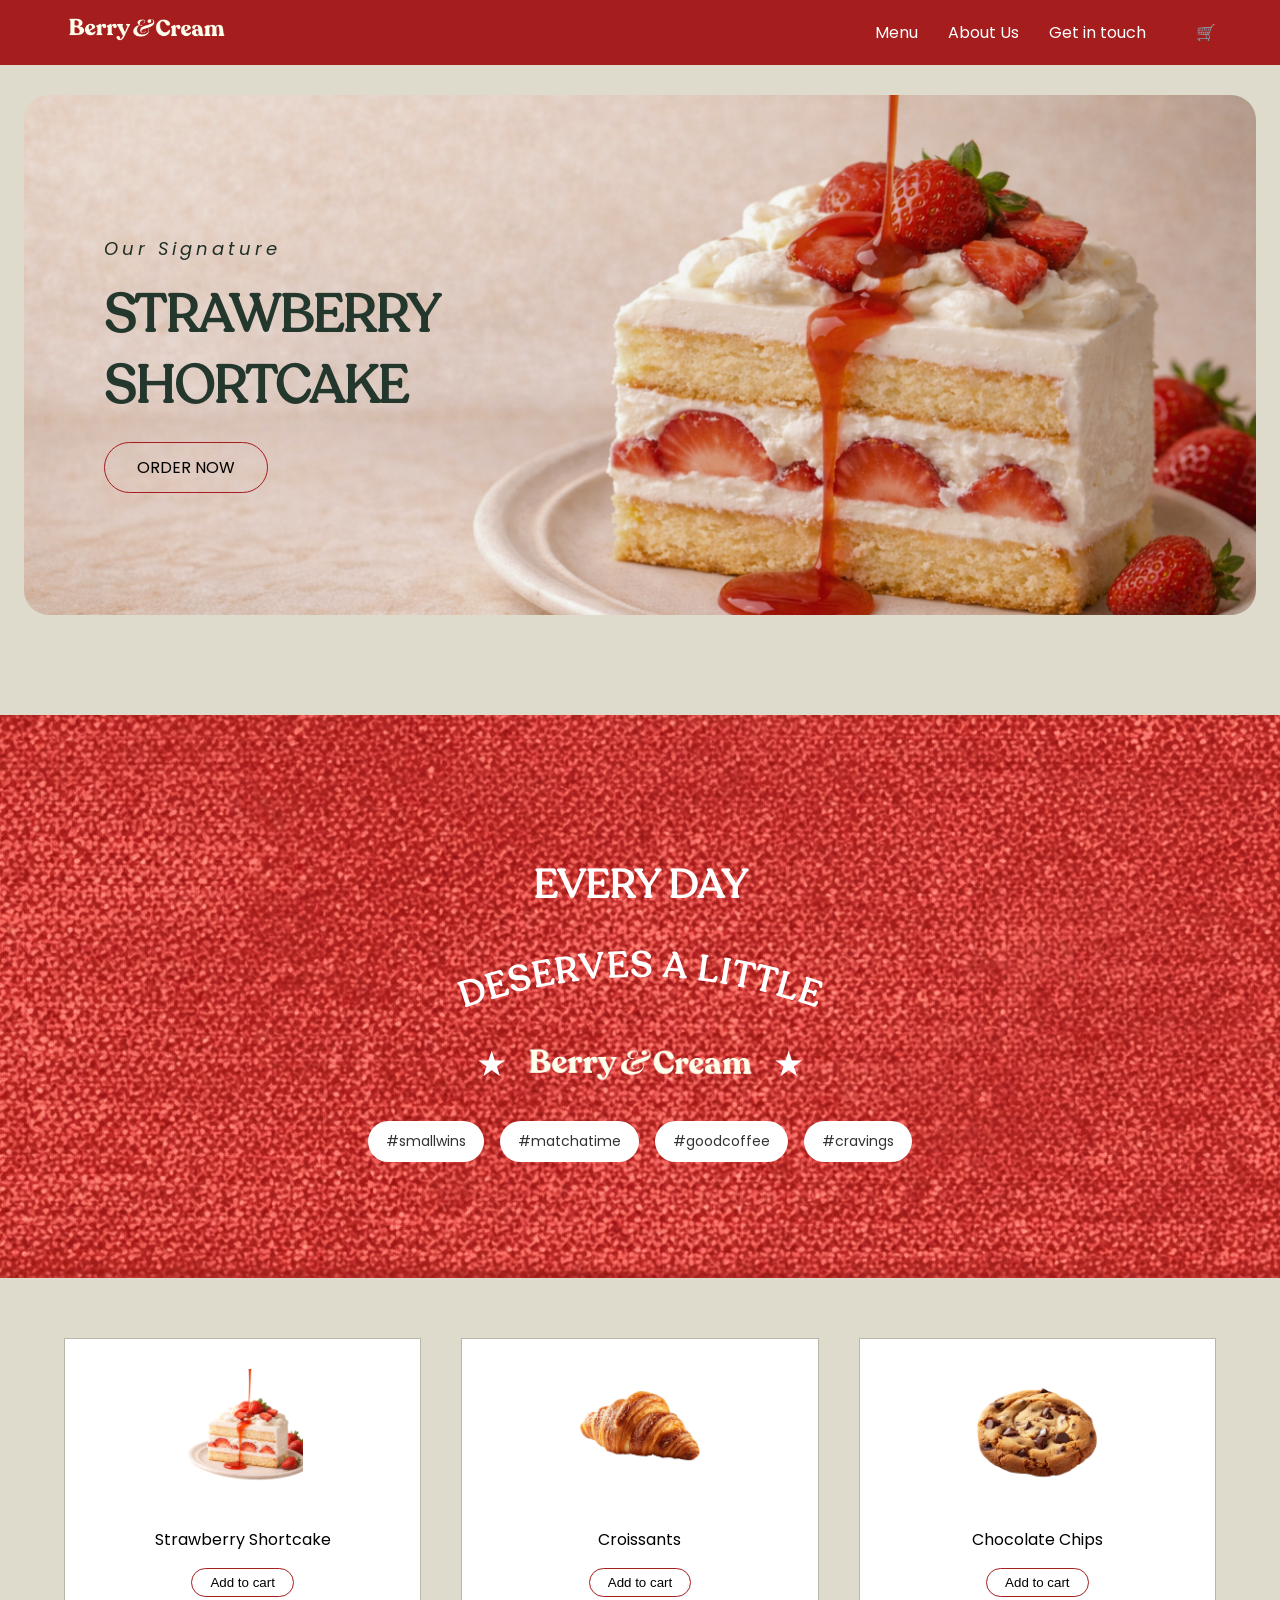
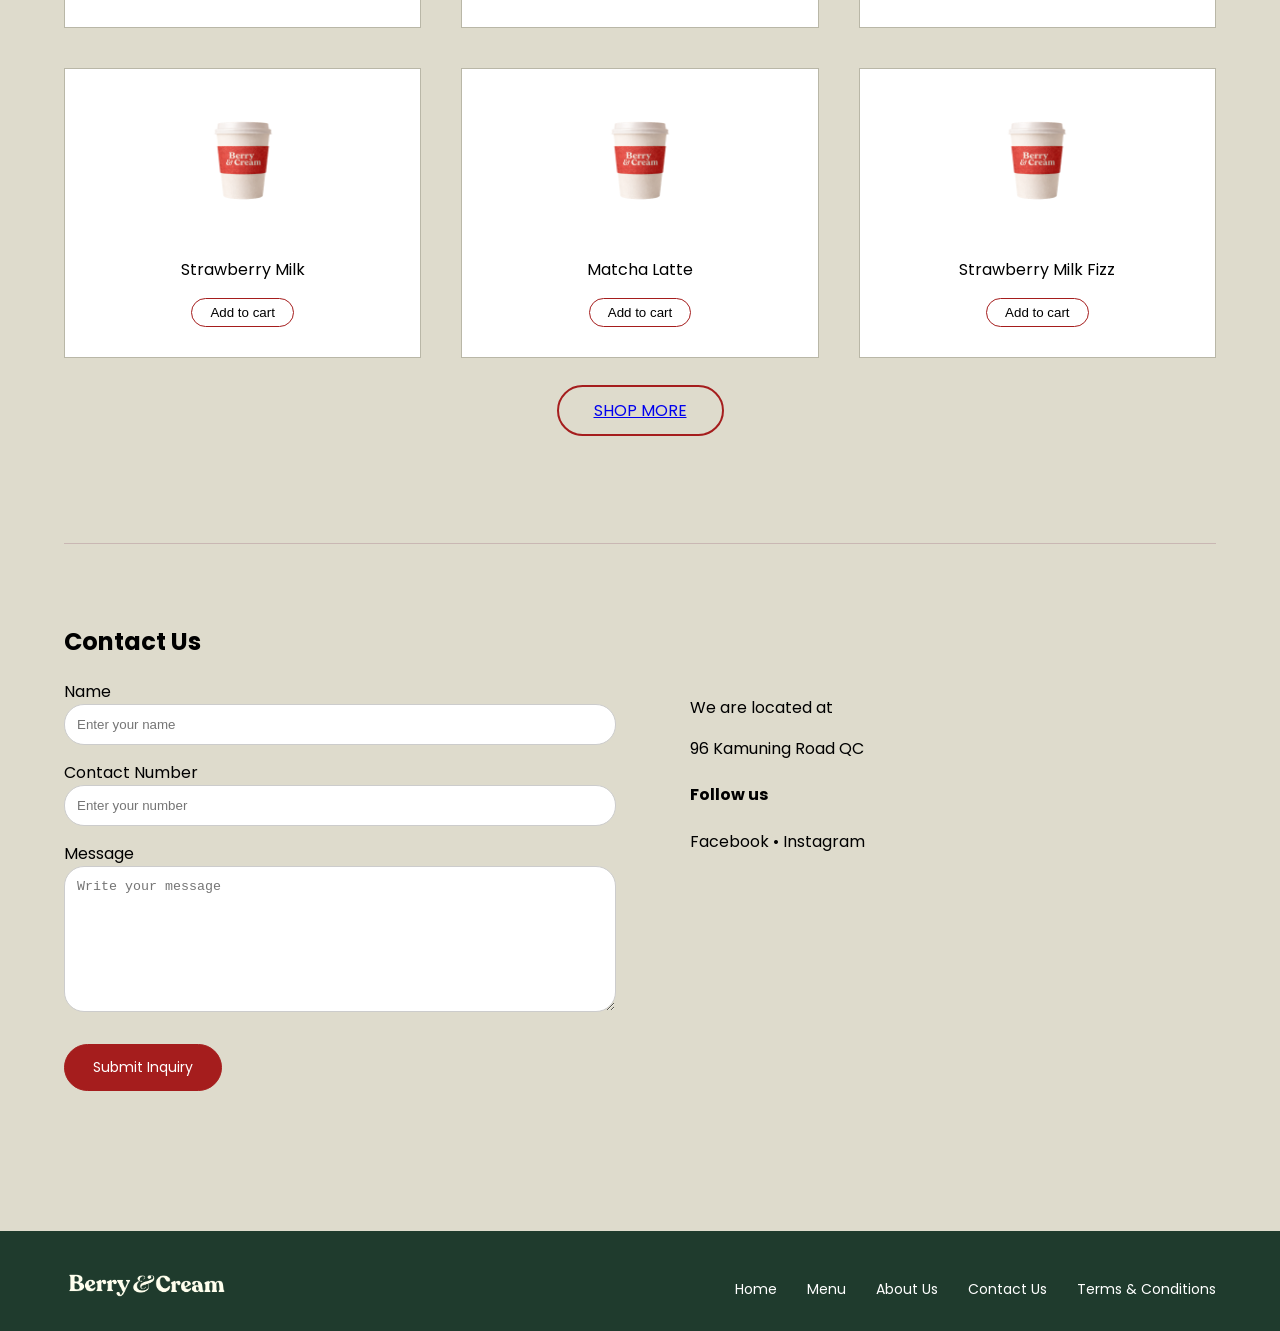
<file: index.html>
<!DOCTYPE html>
<html lang="en">

<head>

<meta charset="UTF-8">
<meta name="viewport" content="width=device-width, initial-scale=1.0">

<title>Berry & Cream</title>

<link href="https://fonts.googleapis.com/css2?family=Poppins:wght@300;400;500;600;700&display=swap" rel="stylesheet">

<link rel="stylesheet" href="style/style.css">

</head>

<body>

<!-- NAVBAR -->

<nav class="navbar">

<div class="container nav-container">

<div class="logo">
<a href="index.html">
<img src="images/logo.png" alt="Berry & Cream Logo">
</a>
</div>

<div class="burger" onclick="toggleMenu()">
<div></div>
<div></div>
<div></div>
</div>

    <ul class="nav-links" id="navLinks">
      <li><a href="menu.html">Menu</a></li>
      <li><a href="about.html">About Us</a></li>
      <li><a href="#contact">Get in touch</a></li>

      <!-- CART INSIDE -->
      <li class="nav-cart">
        <a href="order.html" class="cart-link">
          🛒
          <span class="cart-count" id="cartCount">0</span>
        </a>
      </li>
    </ul>

</div>

</nav>

<!-- HERO SECTION -->

<section class="hero container">

<div class="hero-content">

<p class="signature">Our Signature</p>

<h1>STRAWBERRY<br>SHORTCAKE</h1>

<a href="#contact" class="order-btn">ORDER NOW</a>

</div>

</section>

<!-- ABOUT SECTION -->

<section id="about" class="about container">

<br><br><br><br>

</section>

<!-- TAGLINE SECTION -->

<section class="tagline">

<h2 class="tagline-title">EVERY DAY</h2>

<svg width="500" height="120" class="curve-text">
<path id="curve" d="M50,100 Q250,20 450,100" fill="transparent"/>
<text width="500">
<textPath href="#curve" startOffset="50%" text-anchor="middle">
DESERVES A LITTLE
</textPath>
</text>
</svg>

<div class="tagline-brand">

<span class="star">★</span>

<img src="images/logo.png" alt="Berry & Cream">

<span class="star">★</span>

</div>

<div class="tags">
<span>#smallwins</span>
<span>#matchatime</span>
<span>#goodcoffee</span>
<span>#cravings</span>
</div>

</section>

<!-- MENU / PRODUCTS -->

<section id="menu" class="products container">

<div class="product-grid">

<div class="product">
<img src="images/cake.png">
<p>Strawberry Shortcake</p>
<button class="add-cart-btn" onclick="addToCart('strawberry-shortcake')">Add to cart</button>
</div>

<div class="product">
<img src="images/croissant.png">
<p>Croissants</p>
<button class="add-cart-btn" onclick="addToCart('croissants')">Add to cart</button>
</div>

<div class="product">
<img src="images/cookie.png">
<p>Chocolate Chips</p>
<button class="add-cart-btn" onclick="addToCart('chocolate-chip-cookie')">Add to cart</button>
</div>

<div class="product">
<img src="images/milk.png">
<p>Strawberry Milk</p>
<button class="add-cart-btn" onclick="addToCart('strawberry-milk')">Add to cart</button>
</div>

<div class="product">
<img src="images/matcha.png">
<p>Matcha Latte</p>
<button class="add-cart-btn" onclick="addToCart('matcha')">Add to cart</button>
</div>

<div class="product">
<img src="images/fizz.png">
<p>Strawberry Milk Fizz</p>
<button class="add-cart-btn" onclick="addToCart('strawberry-milk-fizz')">Add to cart</button>
</div>

</div>

<div class="shop-more">
<a href="menu.html" class="shop-btn">SHOP MORE</a>
</div>

</section>

<!-- CONTACT -->

<section id="contact" class="contact container">

<h2>Contact Us</h2>

<div class="contact-grid">

<div class="contact-form">

<label>Name</label>
<input type="text" placeholder="Enter your name">

<label>Contact Number</label>
<input type="text" placeholder="Enter your number">

<label>Message</label>
<textarea placeholder="Write your message"></textarea>

<button class="contact-btn">Submit Inquiry</button>

</div>

<div class="contact-info">

<p>We are located at</p>
<p>96 Kamuning Road QC</p>

<h4>Follow us</h4>

<p>Facebook • Instagram</p>

</div>

</div>

</section>

<!-- FOOTER -->

<footer class="footer">

<div class="container footer-grid">

<div class="logo">
<a href="#">
<img src="images/logo.png" alt="Berry & Cream Logo">
</a>
</div>

<ul class="footer-links">
<li><a href="#">Home</a></li>
<li><a href="menu.html">Menu</a></li>
<li><a href="about.html">About Us</a></li>
<li><a href="#contact">Contact Us</a></li>
<li><a href="terms.html">Terms & Conditions</a></li>

</ul>

</div>

</footer>


<script>

function updateCartCount() {
  const cart = JSON.parse(localStorage.getItem("cart")) || [];
  const cartCount = document.getElementById("cartCount");
  if (!cartCount) return;

  const totalItems = cart.reduce((sum, item) => sum + item.qty, 0);
  cartCount.textContent = totalItems;

  if (totalItems > 0) {
    cartCount.style.display = "flex";
  } else {
    cartCount.style.display = "none";
  }
}

function addToCart(product) {
  let cart = JSON.parse(localStorage.getItem("cart")) || [];

  let existing = cart.find(item => item.name === product);

  if (existing) {
    existing.qty += 1;
  } else {
    cart.push({
      name: product,
      qty: 1
    });
  }

  localStorage.setItem("cart", JSON.stringify(cart));
  window.location.href = "order.html";
}



updateCartCount();
</script>

</body>

</html>
</file>
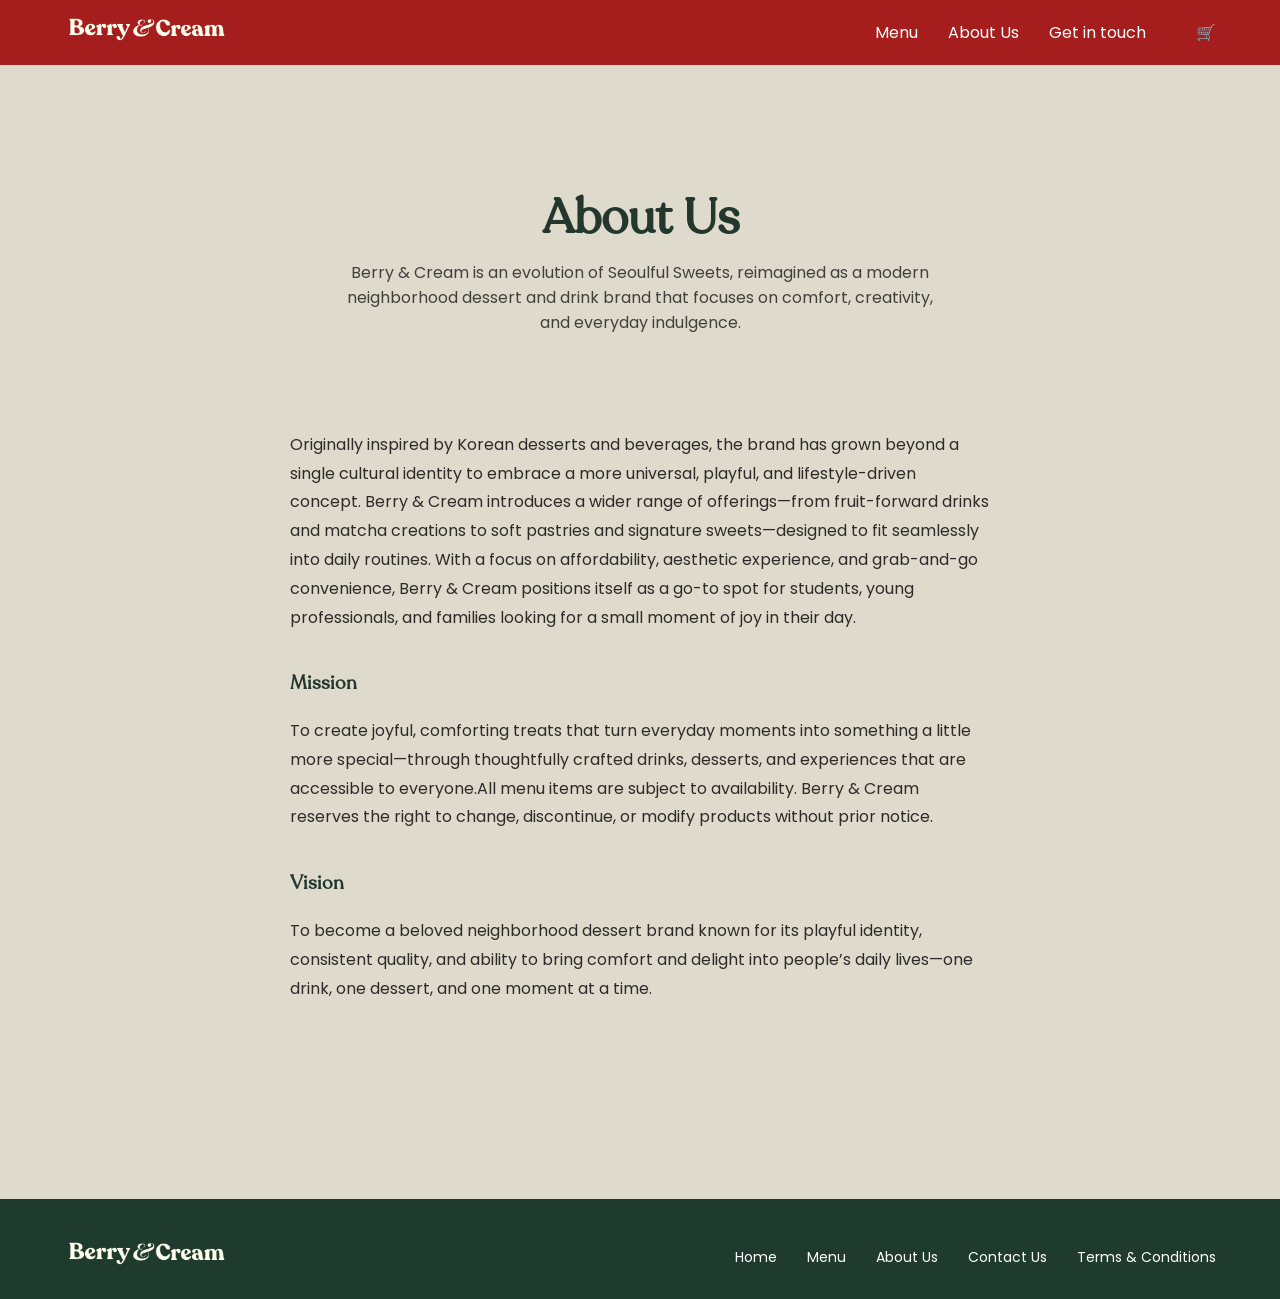
<file: about.html>
<!DOCTYPE html>
<html lang="en">

<head>

<meta charset="UTF-8">
<meta name="viewport" content="width=device-width, initial-scale=1.0">

<title>Berry & Cream</title>

<link href="https://fonts.googleapis.com/css2?family=Poppins:wght@300;400;500;600;700&display=swap" rel="stylesheet">

<link rel="stylesheet" href="style/style.css">

</head>

<body>

<!-- NAVBAR -->

<nav class="navbar">

<div class="container nav-container">

<div class="logo">
<a href="index.html">
<img src="images/logo.png" alt="Berry & Cream Logo">
</a>
</div>

<div class="burger" onclick="toggleMenu()">
<div></div>
<div></div>
<div></div>
</div>



    <ul class="nav-links" id="navLinks">
      <li><a href="menu.html">Menu</a></li>
      <li><a href="about.html">About Us</a></li>
      <li><a href="index.html#contact">Get in touch</a></li>

      <!-- CART INSIDE -->
      <li class="nav-cart">
        <a href="order.html" class="cart-link">
          🛒
          <span class="cart-count" id="cartCount">0</span>
        </a>
      </li>
    </ul>

</div>

</nav>


<!-- TERMS HERO -->

<section class="terms-hero container">

<h1>About Us</h1>

<p class="terms-subtitle">
Berry & Cream is an evolution of Seoulful Sweets, reimagined as a modern neighborhood dessert and drink brand that focuses on comfort, creativity, and everyday indulgence.
</p>

</section>


<!-- TERMS CONTENT -->

<section class="terms container">

<div class="terms-content">

<p>
Originally inspired by Korean desserts and beverages, the brand has grown beyond a single cultural identity to embrace a more universal, playful, and lifestyle-driven concept. Berry & Cream introduces a wider range of offerings—from fruit-forward drinks and matcha creations to soft pastries and signature sweets—designed to fit seamlessly into daily routines.

With a focus on affordability, aesthetic experience, and grab-and-go convenience, Berry & Cream positions itself as a go-to spot for students, young professionals, and families looking for a small moment of joy in their day.
</p>

<h3>Mission</h3>
<p>
To create joyful, comforting treats that turn everyday moments into something a little more special—through thoughtfully crafted drinks, desserts, and experiences that are accessible to everyone.All menu items are subject to availability. Berry & Cream reserves the right
to change, discontinue, or modify products without prior notice.
</p>

<h3>Vision</h3>
<p>
To become a beloved neighborhood dessert brand known for its playful identity, consistent quality, and ability to bring comfort and delight into people’s daily lives—one drink, one dessert, and one moment at a time.
</p>

</div>

</section>




<!-- FOOTER -->

<footer class="footer">

<div class="container footer-grid">

<div class="logo">
<a href="#">
<img src="images/logo.png" alt="Berry & Cream Logo">
</a>
</div>

<ul class="footer-links">
<li><a href="index.html">Home</a></li>
<li><a href="menu.html">Menu</a></li>
<li><a href="about.html">About Us</a></li>
<li><a href="index.html#contact">Contact Us</a></li>
<li><a href="terms.html">Terms & Conditions</a></li>

</ul>

</div>

</footer>


<script>
function updateCartCount() {
  const cart = JSON.parse(localStorage.getItem("cart")) || [];
  const cartCount = document.getElementById("cartCount");
  if (!cartCount) return;

  const totalItems = cart.reduce((sum, item) => sum + item.qty, 0);
  cartCount.textContent = totalItems;

  if (totalItems > 0) {
    cartCount.style.display = "flex";
  } else {
    cartCount.style.display = "none";
  }
}


updateCartCount();
</script>

</body>

</html>
</file>
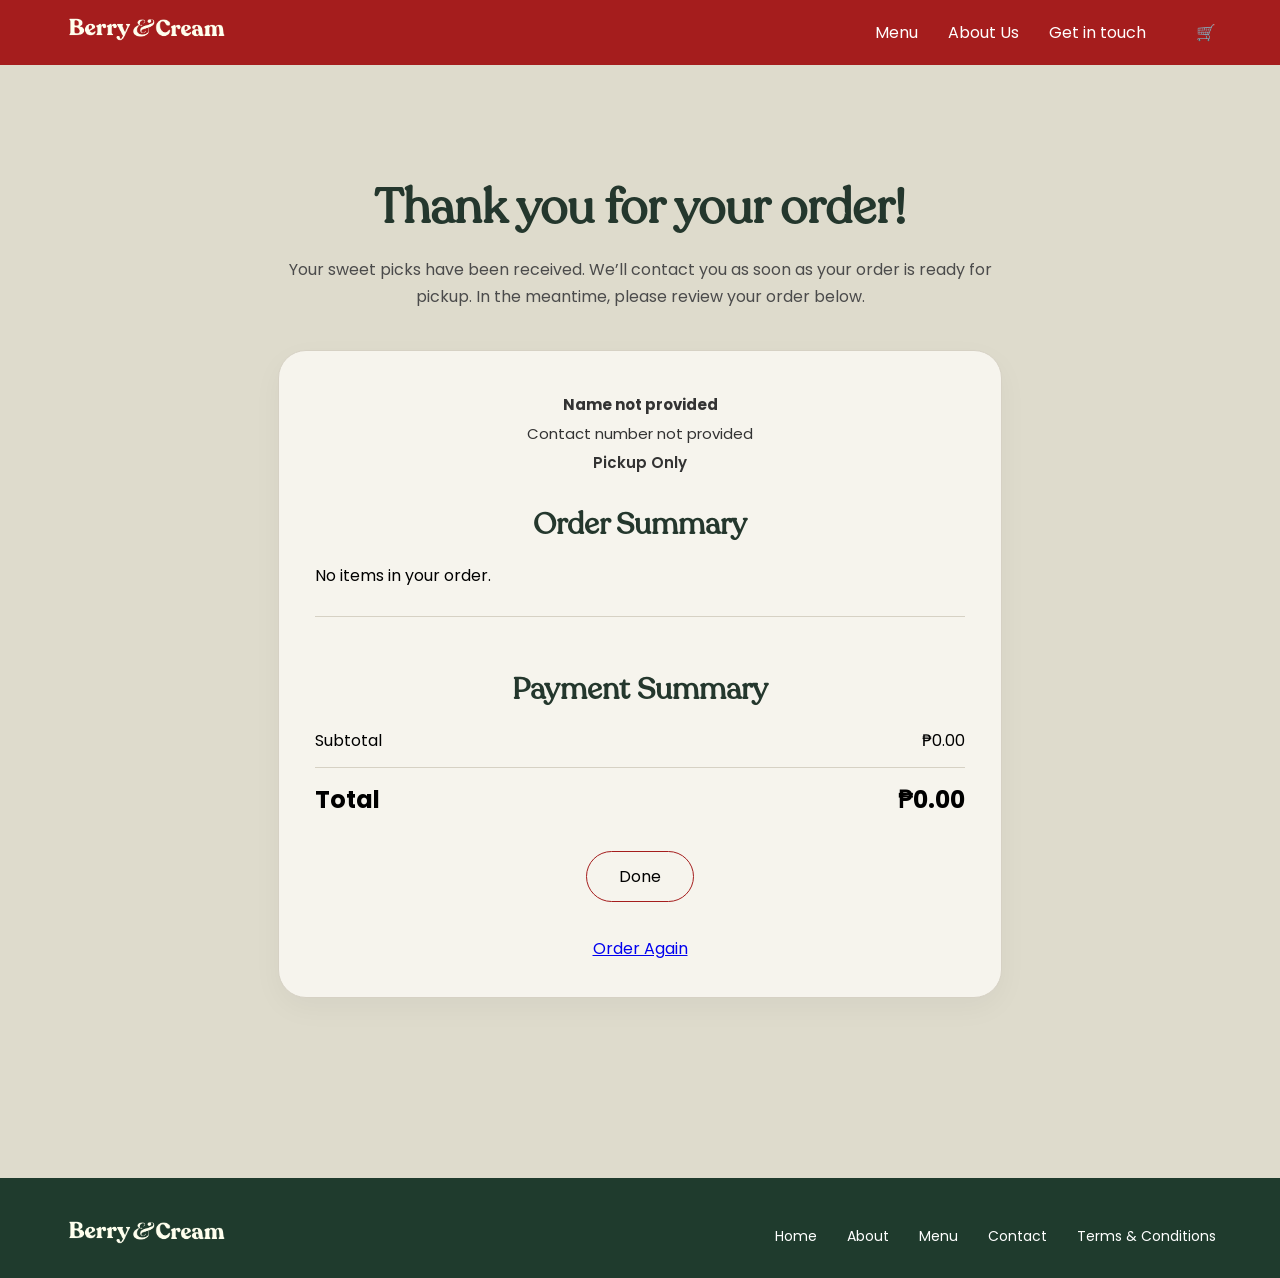
<file: checkout.html>
<!DOCTYPE html>
<html lang="en">

<head>
<meta charset="UTF-8">
<meta name="viewport" content="width=device-width, initial-scale=1.0">

<title>Checkout | Berry & Cream</title>

<link href="https://fonts.googleapis.com/css2?family=Poppins:wght@300;400;500;600;700&display=swap" rel="stylesheet">
<link rel="stylesheet" href="style/style.css">


</head>

<body>

<!-- NAVBAR -->
<nav class="navbar">
  <div class="container nav-container">

    <div class="logo">
      <a href="index.html">
        <img src="images/logo.png" alt="Berry & Cream Logo">
      </a>
    </div>

 <ul class="nav-links" id="navLinks">
      <li><a href="menu.html">Menu</a></li>
      <li><a href="about.html">About Us</a></li>
      <li><a href="index.html#contact">Get in touch</a></li>

      <!-- CART INSIDE -->
      <li class="nav-cart">
        <a href="order.html" class="cart-link">
          🛒
          <span class="cart-count" id="cartCount">0</span>
        </a>
      </li>
  </ul>

  </div>
</nav>


<!-- THANK YOU SECTION -->
  <section class="checkout-thankyou container">
    <h1>Thank you for your order!</h1>

    <p class="thankyou-text">
      Your sweet picks have been received. We’ll contact you as soon as your order is ready for pickup.
      In the meantime, please review your order below.
    </p>

    <div class="thankyou-card">

      <div class="thankyou-meta">
        <p><strong id="displayName">Name not provided</strong></p>
        <p id="displayContact">Contact number not provided</p>
        <p class="pickup-only">Pickup Only</p>
      </div>

      <div class="order-items">
        <h3>Order Summary</h3>
        <div id="checkoutList"></div>
      </div>

      <div class="payment-summary">
        <h3>Payment Summary</h3>

        <div class="summary-row">
          <span>Subtotal</span>
          <span id="subtotal">₱0.00</span>
        </div>

        <div class="summary-row total">
          <span>Total</span>
          <span id="total">₱0.00</span>
        </div>
      </div>

      <div class="checkout-finish">
        <a href="index.html" class="order-btn" onclick="clearCart()">Done</a>
      </div>
      <div class="checkout-finish">
      <a href="menu.html" class="secondary-btn">Order Again</a>
    </div>
    </div>
  </section>



<!-- FOOTER -->
<footer class="footer">
  <div class="container footer-grid">

    <div class="logo">
      <a href="index.html">
        <img src="images/logo.png" alt="Berry & Cream Logo">
      </a>
    </div>

    <ul class="footer-links">
      <li><a href="index.html">Home</a></li>
      <li><a href="about.html">About</a></li>
      <li><a href="menu.html">Menu</a></li>
      <li><a href="contact.html">Contact</a></li>
      <li><a href="terms.html">Terms & Conditions</a></li>
    </ul>

  </div>
</footer>


<script>
function updateCartCount() {
  const cart = JSON.parse(localStorage.getItem("cart")) || [];
  const cartCount = document.getElementById("cartCount");
  if (!cartCount) return;

  const totalItems = cart.reduce((sum, item) => sum + item.qty, 0);
  cartCount.textContent = totalItems;

  if (totalItems > 0) {
    cartCount.style.display = "flex";
  } else {
    cartCount.style.display = "none";
  }
}


  function toggleMenu() {
    const navLinks = document.getElementById("navLinks");
    if (navLinks) {
      navLinks.classList.toggle("active");
    }
  }

  const products = {
    "strawberry-shortcake": {
      name: "Strawberry Shortcake",
      price: 180
    },
    "croissants": {
      name: "Croissants",
      price: 95
    },
    "chocolate-chip-cookie": {
      name: "Chocolate Chip Cookie",
      price: 85
    },
    "strawberry-milk": {
      name: "Strawberry Milk",
      price: 120
    },
    "matcha": {
      name: "Matcha Latte",
      price: 135
    },
    "strawberry-milk-fizz": {
      name: "Strawberry Milk Fizz",
      price: 130
    }
  };

  let cart = JSON.parse(localStorage.getItem("checkoutCart")) || [];

  function updateCartCount() {
    const cartCount = document.getElementById("cartCount");
    if (!cartCount) return;

    const totalItems = cart.reduce((sum, item) => sum + item.qty, 0);
    cartCount.textContent = totalItems;

    cartCount.style.display = totalItems > 0 ? "flex" : "none";
  }

  function renderCheckout() {
    const checkoutList = document.getElementById("checkoutList");
    const subtotalEl = document.getElementById("subtotal");
    const totalEl = document.getElementById("total");

    if (!checkoutList) return;

    checkoutList.innerHTML = "";

    if (cart.length === 0) {
      checkoutList.innerHTML = "<p>No items in your order.</p>";
      subtotalEl.textContent = "₱0.00";
      totalEl.textContent = "₱0.00";
      updateCartCount();
      return;
    }

    let subtotal = 0;

    cart.forEach((item) => {
      const product = products[item.name];
      if (!product) return;

      const itemTotal = product.price * item.qty;
      subtotal += itemTotal;

      const row = document.createElement("div");
      row.className = "checkout-item";

      row.innerHTML = `
        <div>
          <p class="checkout-item-name">${product.name}</p>
          <p class="checkout-item-sub">₱${product.price.toFixed(2)} × ${item.qty}</p>
        </div>
        <div class="checkout-item-price">₱${itemTotal.toFixed(2)}</div>
      `;

      checkoutList.appendChild(row);
    });

    subtotalEl.textContent = `₱${subtotal.toFixed(2)}`;
    totalEl.textContent = `₱${subtotal.toFixed(2)}`;

    updateCartCount();
  }

  function loadCustomerInfo() {
    const name = localStorage.getItem("checkoutName");
    const address = localStorage.getItem("checkoutAddress");
    const contact = localStorage.getItem("checkoutContact");

    const nameEl = document.getElementById("displayName");
    const addressEl = document.getElementById("displayAddress");
    const contactEl = document.getElementById("displayContact");

    if (nameEl) nameEl.textContent = name || "Name not provided";
    if (addressEl) addressEl.textContent = address || "Address not provided";
    if (contactEl) contactEl.textContent = contact || "Contact number not provided";
  }

  function clearCart() {
  localStorage.removeItem("checkoutCart");
  localStorage.removeItem("checkoutName");
  localStorage.removeItem("checkoutAddress");
  localStorage.removeItem("checkoutContact");
  }

  renderCheckout();
  loadCustomerInfo();
  updateCartCount();
</script>




</body>
</html>
</file>
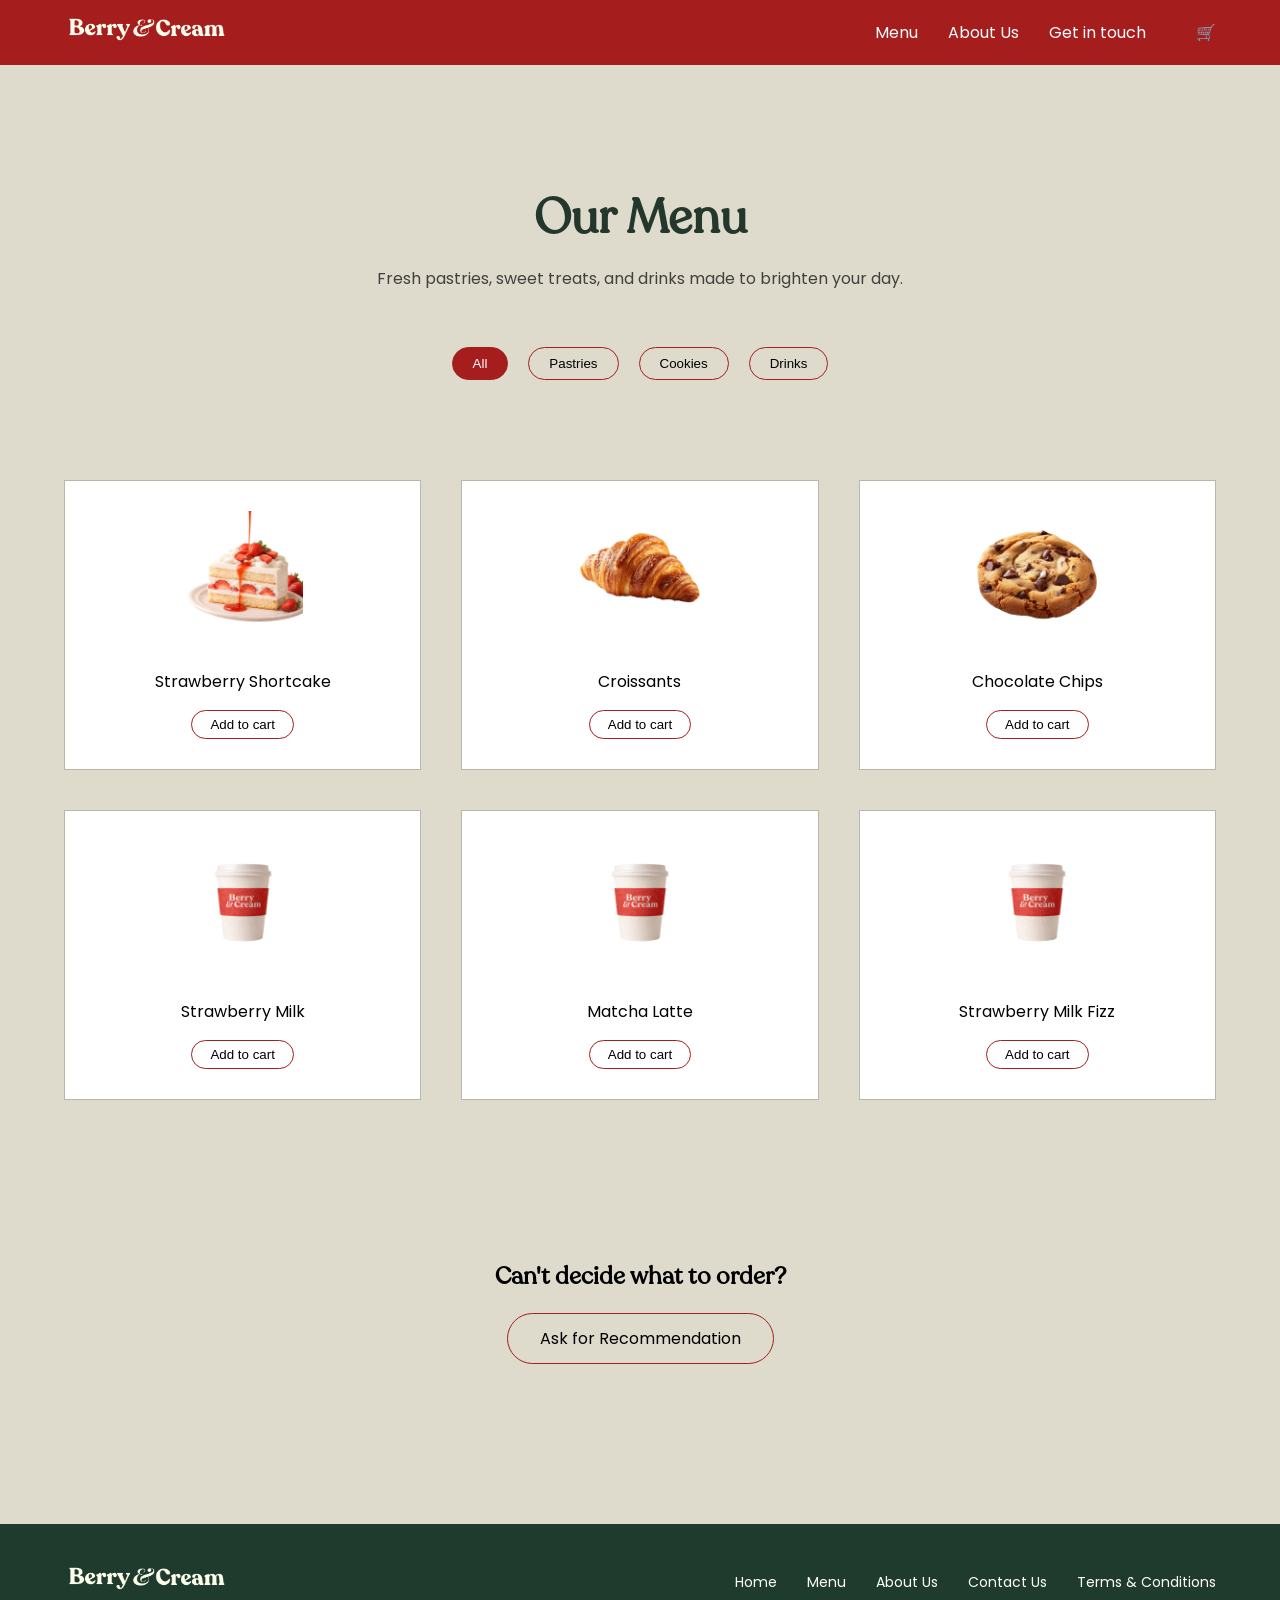
<file: menu.html>
<!DOCTYPE html>
<html lang="en">

<head>

<meta charset="UTF-8">
<meta name="viewport" content="width=device-width, initial-scale=1.0">

<link href="https://fonts.googleapis.com/css2?family=Poppins:wght@300;400;500;600;700&display=swap" rel="stylesheet">

<title>Menu | Berry & Cream</title>

<link rel="stylesheet" href="style/style.css">

</head>


<body>

<!-- NAVBAR -->

<nav class="navbar">

<div class="container nav-container">

<div class="logo">
<a href="index.html">
<img src="images/logo.png" alt="Berry & Cream Logo">
</a>
</div>

    <ul class="nav-links" id="navLinks">
      <li><a href="menu.html">Menu</a></li>
      <li><a href="about.html">About Us</a></li>
      <li><a href="index.html#contact">Get in touch</a></li>

      <!-- CART INSIDE -->
      <li class="nav-cart">
        <a href="order.html" class="cart-link">
          🛒
          <span class="cart-count" id="cartCount">0</span>
        </a>
      </li>
    </ul>

</div>

</nav>


<!-- MENU HERO -->

<section class="menu-hero">

<div class="container">

<h1>Our Menu</h1>
<p>Fresh pastries, sweet treats, and drinks made to brighten your day.</p>

</div>

</section>


<!-- MENU FILTER -->

<section class="menu-filter container">

<button class="filter active">All</button>
<button class="filter">Pastries</button>
<button class="filter">Cookies</button>
<button class="filter">Drinks</button>

</section>



<!-- MENU GRID <a href="order.html?product=Matcha-Latte" class="product-link-btn">Add to cart</a>-->

<section class="products container">

<div class="product-grid">

<div class="product">
<img src="images/cake.png">
<p>Strawberry Shortcake</p>
<button class="add-cart-btn" onclick="addToCart('strawberry-shortcake')">Add to cart</button>
</div>

<div class="product">
<img src="images/croissant.png">
<p>Croissants</p>
<button class="add-cart-btn" onclick="addToCart('croissants')">Add to cart</button>
</div>

<div class="product">
<img src="images/cookie.png">
<p>Chocolate Chips</p>
<button class="add-cart-btn" onclick="addToCart('chocolate-chip-cookie')">Add to cart</button>
</div>

<div class="product">
<img src="images/milk.png">
<p>Strawberry Milk</p>
<button class="add-cart-btn" onclick="addToCart('strawberry-milk')">Add to cart</button>
</div>

<div class="product">
<img src="images/matcha.png">
<p>Matcha Latte</p>
<button class="add-cart-btn" onclick="addToCart('matcha')">Add to cart</button>
</div>

<div class="product">
<img src="images/fizz.png">
<p>Strawberry Milk Fizz</p>
<button class="add-cart-btn" onclick="addToCart('strawberry-milk-fizz')">Add to cart</button>
</div>

</div>

</section>


<!-- CTA SECTION -->

<section class="menu-cta">

<div class="container">

<h2>Can't decide what to order?</h2>

<a href="index.html#contact" class="order-btn">Ask for Recommendation</a>

</div>

</section>


<!-- FOOTER -->

<footer class="footer">

<div class="container footer-grid">

<div class="logo">
<a href="#">
<img src="images/logo.png" alt="Berry & Cream Logo">
</a>
</div>

<ul class="footer-links">
<li><a href="index.html">Home</a></li>
<li><a href="menu.html">Menu</a></li>
<li><a href="about.html">About Us</a></li>
<li><a href="contact.html">Contact Us</a></li>
<li><a href="terms.html">Terms & Conditions</a></li>

</ul>

</div>

</footer>



<script>

function updateCartCount() {
  const cart = JSON.parse(localStorage.getItem("cart")) || [];
  const cartCount = document.getElementById("cartCount");
  if (!cartCount) return;

  const totalItems = cart.reduce((sum, item) => sum + item.qty, 0);
  cartCount.textContent = totalItems;

  if (totalItems > 0) {
    cartCount.style.display = "flex";
  } else {
    cartCount.style.display = "none";
  }
}

function addToCart(product) {
  let cart = JSON.parse(localStorage.getItem("cart")) || [];

  let existing = cart.find(item => item.name === product);

  if (existing) {
    existing.qty += 1;
  } else {
    cart.push({
      name: product,
      qty: 1
    });
  }

  localStorage.setItem("cart", JSON.stringify(cart));
  window.location.href = "order.html";
}



updateCartCount();
</script>

</body>

</html>
</file>
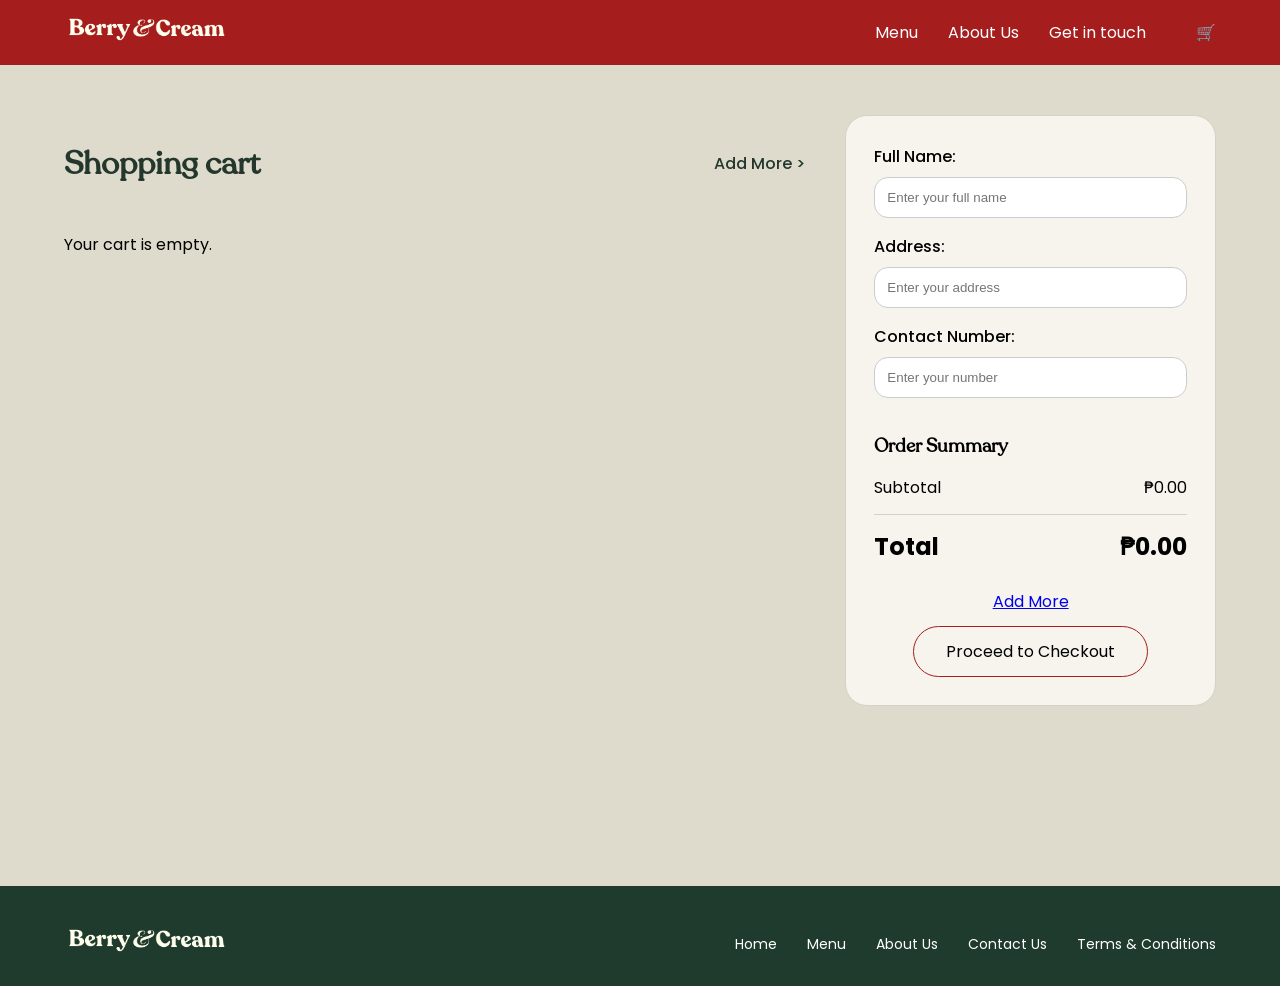
<file: order.html>
<!DOCTYPE html>
<html lang="en">

<head>
  <meta charset="UTF-8">
  <meta name="viewport" content="width=device-width, initial-scale=1.0">
  <title>Add to Cart | Berry & Cream</title>

  <link href="https://fonts.googleapis.com/css2?family=Poppins:wght@300;400;500;600;700&display=swap" rel="stylesheet">
  <link rel="stylesheet" href="style/style.css">
</head>

<body>

  <!-- NAVBAR -->
  <nav class="navbar">
    <div class="container nav-container">

      <div class="logo">
        <a href="index.html">
          <img src="images/logo.png" alt="Berry & Cream Logo">
        </a>
      </div>

      <div class="burger" onclick="toggleMenu()">
        <div></div>
        <div></div>
        <div></div>
      </div>

    <ul class="nav-links" id="navLinks">
      <li><a href="menu.html">Menu</a></li>
      <li><a href="about.html">About Us</a></li>
      <li><a href="index.html#contact">Get in touch</a></li>

      <!-- CART INSIDE -->
      <li class="nav-cart">
        <a href="order.html" class="cart-link">
          🛒
          <span class="cart-count" id="cartCount">0</span>
        </a>
      </li>
    </ul>
</div>
  </nav>

  <!-- ORDER SECTION -->
  <section class="cart-page container">
    <div class="cart-layout">

      <div class="cart-left">
        <div class="cart-header-row">
          <h2>Shopping cart</h2>
          <a href="menu.html" class="add-more-link">Add More &gt;</a>
        </div>

        <div id="cartList"></div>
      </div>

      <div class="cart-right">
        <div class="checkout-panel">

          <label for="fullName">Full Name:</label>
          <input id="fullName" type="text" placeholder="Enter your full name">

          <label for="address">Address:</label>
          <input id="address" type="text" placeholder="Enter your address">

          <label for="contactNumber">Contact Number:</label>
          <input id="contactNumber" type="text" placeholder="Enter your number">

          <div class="summary-box">
            <h3>Order Summary</h3>

            <div class="summary-row">
              <span>Subtotal</span>
              <span id="subtotal">₱0.00</span>
            </div>

            <div class="summary-row total">
              <span>Total</span>
              <span id="total">₱0.00</span>
            </div>
          </div>

          <div class="checkout-actions">
            <a href="menu.html" class="secondary-btn">Add More</a>
            <a href="checkout.html" class="order-btn" onclick="handleCheckout()">Proceed to Checkout</a>
          </div>

        </div>
      </div>

    </div>
  </section>

  <!-- FOOTER -->
  <footer class="footer">
    <div class="container footer-grid">

      <div class="logo">
        <a href="index.html">
          <img src="images/logo.png" alt="Berry & Cream Logo">
        </a>
      </div>

      <ul class="footer-links">
        <li><a href="index.html">Home</a></li>
        <li><a href="menu.html">Menu</a></li>
        <li><a href="about.html">About Us</a></li>
        <li><a href="contact.html">Contact Us</a></li>
        <li><a href="terms.html">Terms & Conditions</a></li>
      </ul>

    </div>
  </footer>



<script>
  function toggleMenu() {
    const navLinks = document.getElementById("navLinks");
    if (navLinks) {
      navLinks.classList.toggle("active");
    }
  }

  const products = {
    "strawberry-shortcake": {
      name: "Strawberry Shortcake",
      price: 180,
      image: "images/cake.png"
    },
    "croissants": {
      name: "Croissants",
      price: 95,
      image: "images/croissant.png"
    },
    "chocolate-chip-cookie": {
      name: "Chocolate Chip Cookie",
      price: 85,
      image: "images/cookie.png"
    },
    "strawberry-milk": {
      name: "Strawberry Milk",
      price: 120,
      image: "images/milk.png"
    },
    "matcha": {
      name: "Matcha Latte",
      price: 135,
      image: "images/matcha.png"
    },
    "strawberry-milk-fizz": {
      name: "Strawberry Milk Fizz",
      price: 130,
      image: "images/fizz.png"
    }
  };

  let cart = JSON.parse(localStorage.getItem("cart")) || [];

  function updateCartCount() {
    const cartCount = document.getElementById("cartCount");
    if (!cartCount) return;

    const totalItems = cart.reduce((sum, item) => sum + item.qty, 0);
    cartCount.textContent = totalItems;

    if (totalItems > 0) {
      cartCount.style.display = "flex";
    } else {
      cartCount.style.display = "none";
    }
  }

  function renderCart() {
    const cartList = document.getElementById("cartList");
    const subtotalEl = document.getElementById("subtotal");
    const totalEl = document.getElementById("total");

    if (!cartList) return;

    cartList.innerHTML = "";

    if (cart.length === 0) {
      cartList.innerHTML = "<p>Your cart is empty.</p>";
      if (subtotalEl) subtotalEl.textContent = "₱0.00";
      if (totalEl) totalEl.textContent = "₱0.00";
      updateCartCount();
      return;
    }

    let subtotal = 0;

    cart.forEach((item, index) => {
      const product = products[item.name];
      if (!product) return;

      const itemTotal = product.price * item.qty;
      subtotal += itemTotal;

      const card = document.createElement("div");
      card.className = "cart-item";

      card.innerHTML = `
        <div class="cart-item-left">
          <img src="${product.image}" alt="${product.name}">
          <div>
            <p class="cart-item-name">${product.name}</p>
            <p class="cart-item-price">₱${product.price.toFixed(2)}</p>
          </div>
        </div>

        <div class="qty-box">
          <button class="qty-btn" onclick="changeQty(${index}, -1)">−</button>
          <span>${item.qty}</span>
          <button class="qty-btn" onclick="changeQty(${index}, 1)">+</button>
        </div>
      `;

      cartList.appendChild(card);
    });

    if (subtotalEl) subtotalEl.textContent = `₱${subtotal.toFixed(2)}`;
    if (totalEl) totalEl.textContent = `₱${subtotal.toFixed(2)}`;

    updateCartCount();
  }

  function changeQty(index, change) {
    if (index < 0 || index >= cart.length) return;

    cart[index].qty += change;

    if (cart[index].qty <= 0) {
      cart.splice(index, 1);
    }

    localStorage.setItem("cart", JSON.stringify(cart));
    renderCart();
  }

  function saveCheckoutInfo() {
    const name = document.getElementById("fullName")?.value || "";
    const address = document.getElementById("address")?.value || "";
    const contact = document.getElementById("contactNumber")?.value || "";

    localStorage.setItem("checkoutName", name);
    localStorage.setItem("checkoutAddress", address);
    localStorage.setItem("checkoutContact", contact);
  }

function handleCheckout() {
  saveCheckoutInfo();

  // Save current cart for checkout display
  localStorage.setItem("checkoutCart", JSON.stringify(cart));

  // Clear cart immediately
  localStorage.removeItem("cart");
}


  renderCart();
</script>




</body>
</html>
</file>
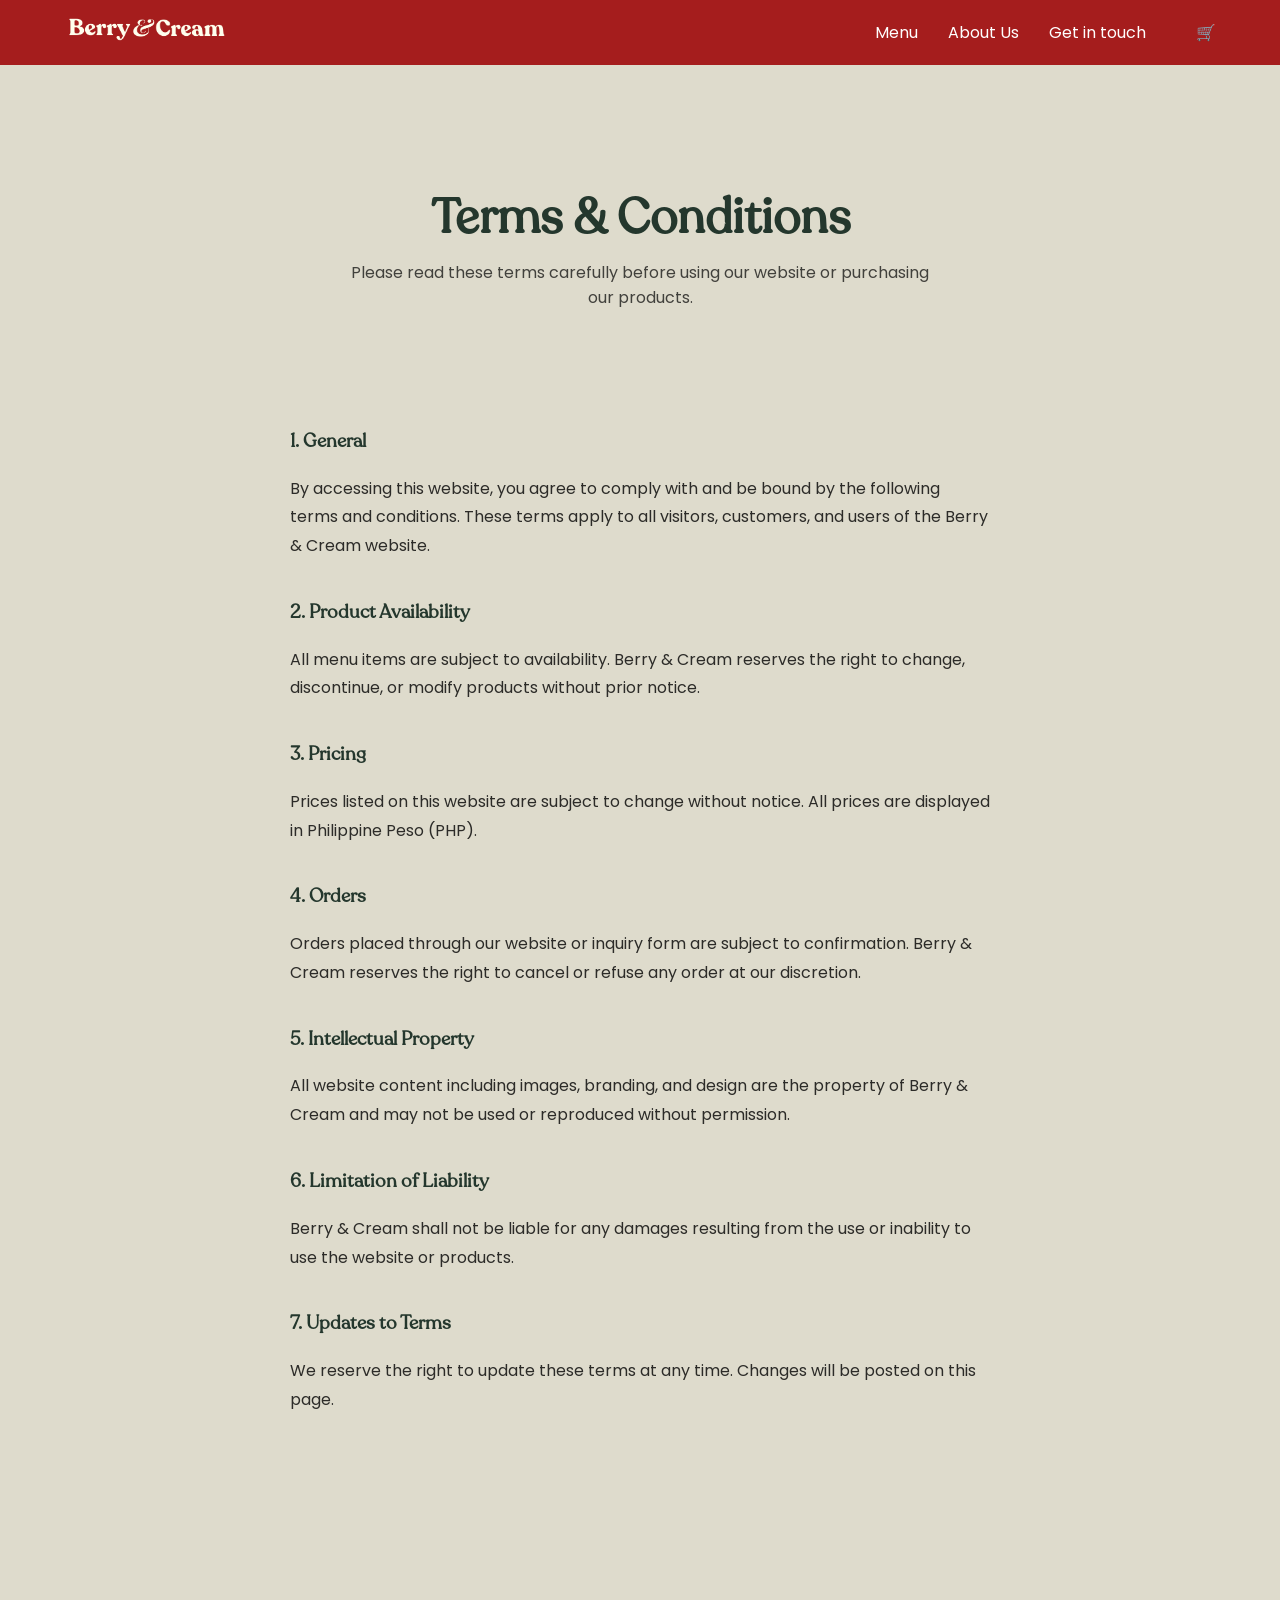
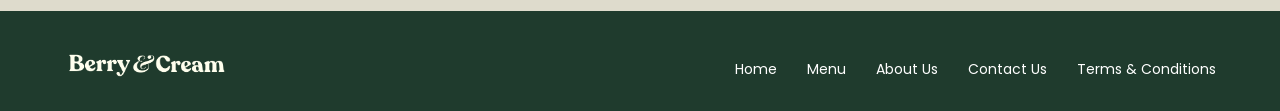
<file: terms.html>
<!DOCTYPE html>
<html lang="en">

<head>

<meta charset="UTF-8">
<meta name="viewport" content="width=device-width, initial-scale=1.0">

<link href="https://fonts.googleapis.com/css2?family=Poppins:wght@300;400;500;600;700&display=swap" rel="stylesheet">

<title>Terms & Conditions | Berry & Cream</title>

<link rel="stylesheet" href="style/style.css">

</head>


<body>

<!-- NAVBAR -->

<nav class="navbar">

<div class="container nav-container">

<div class="logo">
<a href="index.html">
<img src="images/logo.png" alt="Berry & Cream Logo">
</a>
</div>

 <ul class="nav-links" id="navLinks">
      <li><a href="menu.html">Menu</a></li>
      <li><a href="about.html">About Us</a></li>
      <li><a href="index.html#contact">Get in touch</a></li>

      <!-- CART INSIDE -->
      <li class="nav-cart">
        <a href="order.html" class="cart-link">
          🛒
          <span class="cart-count" id="cartCount">0</span>
        </a>
      </li>
    </ul>
</div>

</nav>


<!-- TERMS HERO -->

<section class="terms-hero container">

<h1>Terms & Conditions</h1>

<p class="terms-subtitle">
Please read these terms carefully before using our website or purchasing our products.
</p>

</section>


<!-- TERMS CONTENT -->

<section class="terms container">

<div class="terms-content">

<h3>1. General</h3>
<p>
By accessing this website, you agree to comply with and be bound by the following
terms and conditions. These terms apply to all visitors, customers, and users of
the Berry & Cream website.
</p>

<h3>2. Product Availability</h3>
<p>
All menu items are subject to availability. Berry & Cream reserves the right
to change, discontinue, or modify products without prior notice.
</p>

<h3>3. Pricing</h3>
<p>
Prices listed on this website are subject to change without notice.
All prices are displayed in Philippine Peso (PHP).
</p>

<h3>4. Orders</h3>
<p>
Orders placed through our website or inquiry form are subject to confirmation.
Berry & Cream reserves the right to cancel or refuse any order at our discretion.
</p>

<h3>5. Intellectual Property</h3>
<p>
All website content including images, branding, and design are the property
of Berry & Cream and may not be used or reproduced without permission.
</p>

<h3>6. Limitation of Liability</h3>
<p>
Berry & Cream shall not be liable for any damages resulting from the use
or inability to use the website or products.
</p>

<h3>7. Updates to Terms</h3>
<p>
We reserve the right to update these terms at any time. Changes will be
posted on this page.
</p>

</div>

</section>


<!-- FOOTER -->

<footer class="footer">

<div class="container footer-grid">

<div class="logo">
<a href="#">
<img src="images/logo.png" alt="Berry & Cream Logo">
</a>
</div>

<ul class="footer-links">
<li><a href="index.html">Home</a></li>
<li><a href="menu.html">Menu</a></li>
<li><a href="about.html">About Us</a></li>
<li><a href="index.html#contact">Contact Us</a></li>
<li><a href="terms.html">Terms & Conditions</a></li>

</ul>

</div>

</footer>

<script>
function updateCartCount() {
  const cart = JSON.parse(localStorage.getItem("cart")) || [];
  const cartCount = document.getElementById("cartCount");
  if (!cartCount) return;

  const totalItems = cart.reduce((sum, item) => sum + item.qty, 0);
  cartCount.textContent = totalItems;

  if (totalItems > 0) {
    cartCount.style.display = "flex";
  } else {
    cartCount.style.display = "none";
  }
}


updateCartCount();
</script>

</body>

</html>
</file>
<file: style/style.css>
/* FONT */

@font-face {
  font-family: 'Recoleta';
  src: url('../fonts/Recoleta-RegularDEMO.otf') format('opentype');
  font-weight: normal;
  font-style: normal;
}

/* GLOBAL */

body{
margin:0;
font-family:'Poppins', sans-serif;
background:#dedbcc;
}

html{
scroll-behavior:smooth;
}

img{
max-width:100%;
height:auto;
}

/* CONTAINER */

.container{
width:1200px;
max-width:90%;
margin:auto;
}

/* NAVBAR */

.navbar{
background:#a51d1d;
padding:15px 0;
}

.nav-container{
display:flex;
justify-content:space-between;
align-items:center;
}

.logo img{
height:28px;
}

.nav-links{
display:flex;
gap:30px;
list-style:none;
margin:0;
padding:0;
}

.nav-links a{
color:white;
text-decoration:none;
font-size:16px;
}

.nav-links a:hover{
opacity:0.8;
}

/* HERO */

.hero{
background-image:url("../images/cake-hero.png");
background-size:cover;
background-position:70% center;
background-repeat:no-repeat;

height:520px;

border-radius:25px;

display:flex;
align-items:center;

padding-left:80px;
margin-top:30px;
}

.hero-content{
max-width:420px;
}

.signature{
letter-spacing:4px;
font-style:italic;
font-size:18px;
color:#202f25;
}

.hero h1{
font-family:'Recoleta', serif;
font-size:52px;
letter-spacing:-1px;
color:#24372d;
margin:10px 0 20px;
}

.order-btn{
display:inline-block;
padding:12px 32px;
border-radius:30px;
border:1px solid #a51d1d;
text-decoration:none;
color:#000;
transition:0.2s;
}

.order-btn:hover{
background:#a51d1d;
color:white;
}

/* TAGLINE */

.tagline{
background-image:url("../images/tags-bg.png");
background-size:cover;
background-position:center;
background-repeat:no-repeat;

color:white;
text-align:center;
padding:110px 20px;
}

.tagline-title{
font-family:'Recoleta', serif;
font-size:40px;
margin-bottom:5px;
}

.curve-text{
display:block;
margin:0 auto;
}

.curve-text text{
font-family:'Recoleta', serif;
font-size:35px;
fill:white;
letter-spacing:2px;
font-weight:bold;
}

.tagline-brand{
display:flex;
align-items:center;
justify-content:center;
gap:15px;
margin-bottom:25px;
}

.tagline-brand img{
height:40px;
}

.star{
color:white;
font-size:35px;
}

/* TAGS */

.tags{
margin-top:20px;
}

.tags span{
background:white;
color:#333;
padding:10px 18px;
border-radius:25px;
margin:6px;
display:inline-block;
font-size:14px;
}

/* PRODUCTS */

.products{
padding:60px 0;
}

.product-grid{
display:grid;
grid-template-columns:repeat(3,1fr);
gap:40px;
}

.product{
text-align:center;
border:1px solid #b9b7a7;
padding:30px;
background:white;
}

.product img{
width:120px;
margin-bottom:15px;
}

.product button{
padding:6px 18px;
border-radius:20px;
border:1px solid #a51d1d;
background:none;
cursor:pointer;
}

.product button:hover{
background:#a51d1d;
color:white;
}

.shop-more{
text-align:center;
margin-top:40px;
}

.shop-btn{
padding:12px 35px;
border-radius:30px;
border:2px solid #a51d1d;
background:none;
cursor:pointer;
}

.shop-btn:hover{
background:#a51d1d;
color:white;
}

/* CONTACT */

.contact{
padding:60px 0;
border-top:1px solid #c9b7b3;
margin-top:60px;
}

.contact-grid{
display:grid;
grid-template-columns:1fr 1fr;
gap:100px;
}

.contact-form input,
.contact-form textarea{
width:100%;
padding:12px;
margin-bottom:15px;
border-radius:20px;
border:1px solid #ccc;
}

.contact-form textarea{
height:120px;
}

.contact-btn{
margin-top:10px;
padding:12px 28px;
border-radius:30px;
border:1px solid #a51d1d;
background:#a51d1d;
color:white;
font-family:'Poppins', sans-serif;
font-size:14px;
cursor:pointer;
transition:0.2s;
}

.contact-btn:hover{
background:#8c1616;
}

/* FOOTER */

.footer{
background:#1f3b2d;
color:white;
padding:40px 0 25px 0;
margin-top:80px;
}

.footer-grid{
display:flex;
justify-content:space-between;
align-items:center;
flex-wrap:wrap;
}

.footer-brand img{
height:28px;
}

.footer-links{
list-style:none;
display:flex;
gap:30px;
padding:0;
margin:0;
}

.footer-links a{
text-decoration:none;
color:white;
font-family:'Poppins', sans-serif;
font-size:14px;
}

.footer-links a:hover{
opacity:0.7;
}

.footer-copy{
text-align:center;
margin-top:25px;
font-size:13px;
opacity:0.8;
}

/* RESPONSIVE */

/* tablet */

@media (max-width:900px){

.hero{
padding-left:40px;
height:460px;
}

.hero h1{
font-size:42px;
}

.product-grid{
grid-template-columns:repeat(2,1fr);
}

.contact-grid{
grid-template-columns:1fr;
}

}

/* mobile */

@media (max-width:600px){

.nav-links{
gap:15px;
font-size:14px;
}

.hero{
height:420px;
padding:30px;
background-position:center;
}

.hero h1{
font-size:34px;
}

.signature{
font-size:16px;
}

.product-grid{
grid-template-columns:1fr;
}

.tagline-title{
font-size:32px;
}

.curve-text text{
font-size:26px;
}

.star{
font-size:24px;
}

}
/* BURGER MENU */

.burger{
display:none;
flex-direction:column;
cursor:pointer;
gap:5px;
}

.burger div{
width:25px;
height:3px;
background:white;
}

/* MOBILE NAV */

@media (max-width:550px){

.nav-links{
display:none;
position:absolute;
top:70px;
right:20px;
background:#a51d1d;
flex-direction:column;
padding:20px;
border-radius:10px;
}

.nav-links.active{
display:flex;
}

.burger{
display:flex;
}

}

/* MENU HERO */

.menu-hero{
padding:80px 0 40px;
text-align:center;
}

.menu-hero h1{
font-family:'Recoleta', serif;
font-size:48px;
margin-bottom:10px;
color:#24372d;
}

.menu-hero p{
font-family:'Poppins', sans-serif;
opacity:0.7;
}


/* FILTER */

.menu-filter{
display:flex;
justify-content:center;
gap:20px;
margin-bottom:40px;
}

.filter{
padding:8px 20px;
border-radius:25px;
border:1px solid #a51d1d;
background:none;
cursor:pointer;
}

.filter.active{
background:#a51d1d;
color:white;
}


/* CTA */

.menu-cta{
text-align:center;
padding:80px 0;
}

.menu-cta h2{
font-family:'Recoleta', serif;
margin-bottom:20px;
}

/* TERMS PAGE */

.terms-hero{
text-align:center;
padding:80px 0 40px;
}

.terms-hero h1{
font-family:'Recoleta', serif;
font-size:48px;
color:#24372d;
margin-bottom:10px;
}

.terms-subtitle{
max-width:600px;
margin:auto;
opacity:0.7;
}

.terms{
padding:40px 0 100px;
}

.terms-content{
max-width:700px;
margin:auto;
line-height:1.8;
}

.terms-content h3{
font-family:'Recoleta', serif;
margin-top:35px;
margin-bottom:10px;
color:#24372d;
}

.terms-content p{
opacity:0.8;
}


#productName{
font-family:'Recoleta', serif;
font-size:32px;
margin-top:10px;
text-transform:capitalize;
}


.product-link-btn{
display:inline-block;
margin-top:15px;
padding:8px 20px;
border:1px solid #a51d1d;
border-radius:25px;
text-decoration:none;
color:#a51d1d;
transition:0.2s;
}

.product-link-btn:hover{
background:#a51d1d;
color:white;
}


.checkout-wrap{
  display:flex;
  justify-content:center;
  align-items:center;
  padding:60px 20px 100px;
}

.checkout-card{
  max-width:600px;
  width:100%;
  margin:auto;
  text-align:center; /* 🔥 this centers text */
}

/* Center image */
.checkout-product-image{
  display:block;
  margin:0 auto 25px;
  max-width:280px;
}

/* Center product details */
.checkout-product-details{
  text-align:center;
}

/* Quantity + notes center */
.checkout-mini{
  align-items:center;
}

.checkout-mini input{
  text-align:center;
}

.checkout-mini textarea{
  text-align:center;
}

/* Buttons center */
.checkout-actions{
  justify-content:center;
}

/* Optional: spacing improvement */
.checkout-product-name{
  margin-top:10px;
}



.cart-page{
  padding: 60px 0 100px;
}

.cart-layout{
  display: grid;
  grid-template-columns: 2fr 1fr;
  gap: 40px;
  align-items: start;
}

.cart-items h2,
.cart-summary h3{
  font-family:'Recoleta', serif;
  margin-bottom: 20px;
}

.cart-card{
  display:flex;
  align-items:center;
  justify-content:space-between;
  gap:20px;
  padding:20px;
  border:1px solid #d6d1c4;
  background:#f6f4ed;
  border-radius:18px;
  margin-bottom:20px;
}

.cart-card-left{
  display:flex;
  align-items:center;
  gap:18px;
}

.cart-card img{
  width:90px;
  height:auto;
}

.cart-product-name{
  font-weight:600;
  margin-bottom:6px;
}

.cart-product-price{
  font-size:14px;
  opacity:0.8;
}

.qty-box{
  display:flex;
  align-items:center;
  gap:12px;
  border:1px solid #d6d1c4;
  border-radius:14px;
  padding:8px 14px;
}

.qty-btn{
  background:none;
  border:none;
  font-size:22px;
  cursor:pointer;
  color:#24372d;
}

.remove-btn{
  background:none;
  border:none;
  color:#a51d1d;
  cursor:pointer;
  font-size:14px;
}

.cart-summary{
  background:#f6f4ed;
  border:1px solid #d6d1c4;
  border-radius:20px;
  padding:28px;
}

.summary-row{
  display:flex;
  justify-content:space-between;
  margin-bottom:18px;
}

.summary-row.total{
  border-top:1px solid #d6d1c4;
  padding-top:18px;
  font-weight:700;
  font-size:20px;
}

.coupon-box{
  margin-top:30px;
}

.coupon-row{
  display:flex;
  gap:10px;
  margin-top:10px;
}

.coupon-row input{
  flex:1;
  padding:12px;
  border-radius:14px;
  border:1px solid #ccc;
}

.coupon-row button{
  padding:12px 18px;
  border:none;
  background:#a51d1d;
  color:white;
  border-radius:14px;
  cursor:pointer;
}

@media (max-width: 900px){
  .cart-layout{
    grid-template-columns:1fr;
  }
}

@media (max-width: 600px){
  .cart-card{
    flex-direction:column;
    align-items:flex-start;
  }

  .cart-card-left{
    align-items:flex-start;
  }
}

.cart-page{
  padding: 50px 0 100px;
}

.cart-layout{
  display: grid;
  grid-template-columns: 2fr 1fr;
  gap: 40px;
  align-items: start;
}

.cart-header-row{
  display: flex;
  justify-content: space-between;
  align-items: center;
  margin-bottom: 20px;
}

.cart-header-row h2{
  font-family: 'Recoleta', serif;
  font-size: 32px;
  color: #24372d;
}

.add-more-link{
  text-decoration: none;
  color: #24372d;
  font-weight: 500;
}

.add-more-link:hover{
  color: #a51d1d;
}

.cart-item{
  display: flex;
  justify-content: space-between;
  align-items: center;
  gap: 20px;
  padding: 18px;
  border: 1px solid #d6d1c4;
  border-radius: 16px;
  background: #f6f4ed;
  margin-bottom: 15px;
}

.cart-item-left{
  display: flex;
  align-items: center;
  gap: 18px;
}

.cart-item img{
  width: 80px;
  height: auto;
}

.cart-item-name{
  font-weight: 600;
  margin-bottom: 4px;
}

.cart-item-price{
  font-size: 14px;
  opacity: 0.75;
}

.qty-box{
  display: flex;
  align-items: center;
  gap: 12px;
  border: 1px solid #d6d1c4;
  border-radius: 12px;
  padding: 8px 12px;
}

.qty-btn{
  background: none;
  border: none;
  font-size: 20px;
  cursor: pointer;
  color: #24372d;
}

.checkout-panel{
  background: #f6f4ed;
  border: 1px solid #d6d1c4;
  border-radius: 22px;
  padding: 28px;
}

.checkout-panel label{
  display: block;
  margin-bottom: 8px;
  font-weight: 500;
}

.checkout-panel input{
  width: 100%;
  padding: 12px;
  margin-bottom: 16px;
  border: 1px solid #ccc;
  border-radius: 14px;
  box-sizing: border-box;
}

.summary-box{
  margin-top: 10px;
  margin-bottom: 25px;
}

.summary-box h3{
  font-family: 'Recoleta', serif;
  margin-bottom: 16px;
}

.summary-row{
  display: flex;
  justify-content: space-between;
  margin-bottom: 14px;
}

.summary-row.total{
  border-top: 1px solid #d6d1c4;
  padding-top: 14px;
  font-weight: 700;
  font-size: 20px;
}

.checkout-actions{
  display: flex;
  gap: 12px;
  flex-wrap: wrap;
}

@media (max-width: 900px){
  .cart-layout{
    grid-template-columns: 1fr;
  }
}


.nav-cart{
  position: relative;
  margin-left: 20px;
}

.cart-link{
  position: relative;
  display: inline-flex;
  align-items: center;
  justify-content: center;
  text-decoration: none;
}

.cart-icon{
  font-size: 28px;
  line-height: 1;
}

.cart-count{
  position: absolute;
  top: -8px;
  right: -10px;
  min-width: 20px;
  height: 20px;
  padding: 0 5px;
  border-radius: 999px;
  background: #d63b5d;
  color: white;
  font-size: 12px;
  font-weight: 700;
  display: flex;
  align-items: center;
  justify-content: center;
}


/* Center image */

.thank-you-box{
  margin-top:25px;
  padding:20px;
  border:1px solid #d6d1c4;
  border-radius:16px;
  background:#f6f4ed;
}

.thank-you-box h3{
  margin-bottom:10px;
  font-family:'Recoleta', serif;
  color:#24372d;
}

.thank-you-box p{
  margin:0;
  font-size:14px;
  line-height:1.6;
}



.checkout-thankyou{
  padding: 70px 20px 100px;
  text-align: center;
}

.checkout-thankyou h1{
  font-family: 'Recoleta', serif;
  font-size: 48px;
  color: #24372d;
  margin-bottom: 16px;
}

.thankyou-text{
  max-width: 760px;
  margin: 0 auto 40px;
  font-size: 16px;
  line-height: 1.7;
  color: #4b4b4b;
}

.thankyou-card{
  max-width: 650px;
  margin: 0 auto;
  background: #f6f4ed;
  border: 1px solid #d6d1c4;
  border-radius: 28px;
  padding: 36px;
  text-align: left;
  box-shadow: 0 10px 30px rgba(0,0,0,0.04);
}

.thankyou-meta{
  text-align: center;
  margin-bottom: 28px;
}

.thankyou-meta p{
  margin: 6px 0;
  font-size: 15px;
  color: #333;
}

.pickup-only{
  color: #a51d1d;
  font-weight: 600;
}

.order-items{
  margin-bottom: 28px;
}

.order-items h3,
.payment-summary h3{
  font-family: 'Recoleta', serif;
  font-size: 30px;
  color: #24372d;
  text-align: center;
  margin-bottom: 18px;
}

.checkout-item{
  display: flex;
  justify-content: space-between;
  align-items: flex-start;
  gap: 20px;
  padding: 14px 0;
  border-bottom: 1px solid #ddd5c8;
}

.checkout-item:last-child{
  border-bottom: none;
}

.checkout-item-name{
  font-weight: 600;
  margin-bottom: 4px;
}

.checkout-item-sub{
  font-size: 14px;
  color: #666;
}

.checkout-item-price{
  font-weight: 600;
  white-space: nowrap;
}

.payment-summary{
  border-top: 1px solid #d6d1c4;
  padding-top: 22px;
}

.summary-row{
  display: flex;
  justify-content: space-between;
  margin-bottom: 12px;
  font-size: 16px;
}

.summary-row.total{
  margin-top: 14px;
  padding-top: 14px;
  border-top: 1px solid #d6d1c4;
  font-size: 24px;
  font-weight: 700;
}

.checkout-finish{
  margin-top: 28px;
  text-align: center;
}

.checkout-finish .secondary-btn,
.checkout-finish .order-btn{
  margin: 6px;
}

@media (max-width: 600px){
  .checkout-thankyou h1{
    font-size: 36px;
  }

  .thankyou-card{
    padding: 22px;
  }

  .checkout-item{
    flex-direction: column;
    gap: 8px;
  }

  .checkout-item-price{
    white-space: normal;
  }

  .summary-row.total{
    font-size: 20px;
  }
}
</file>
